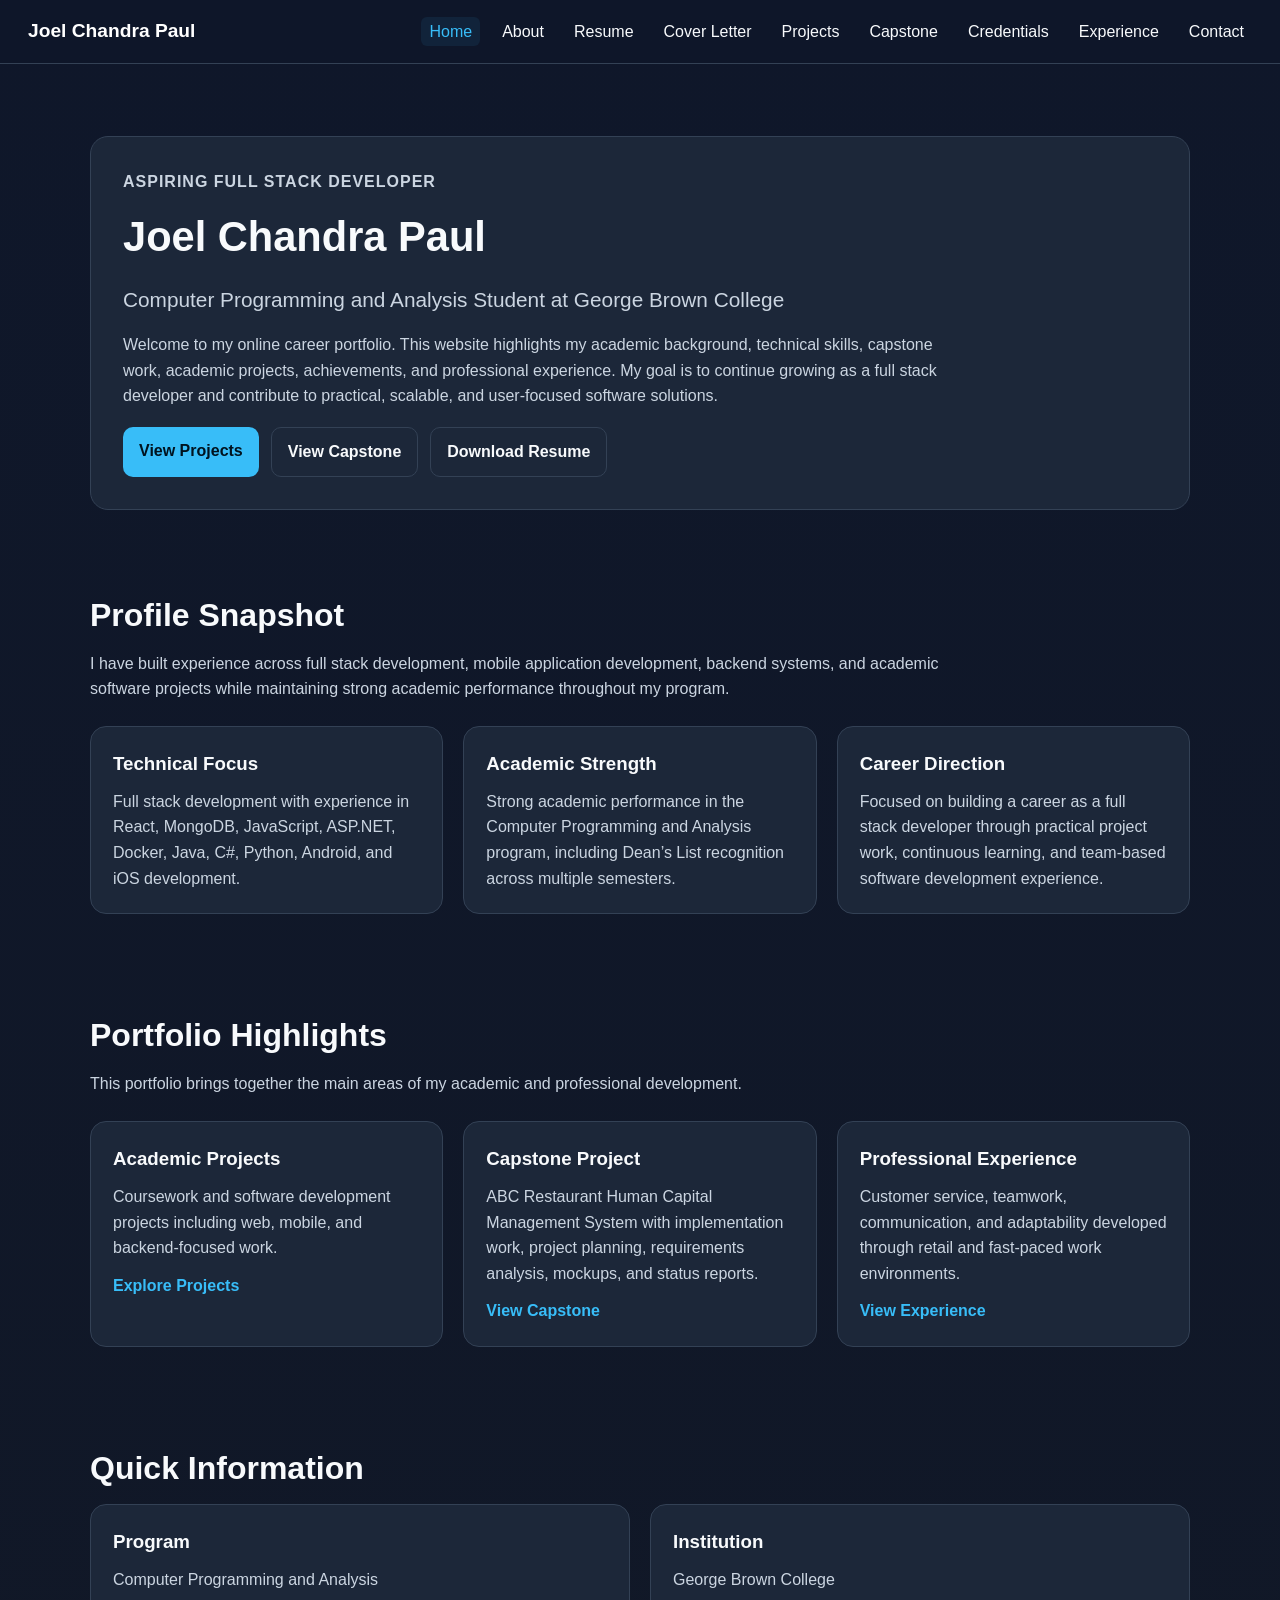
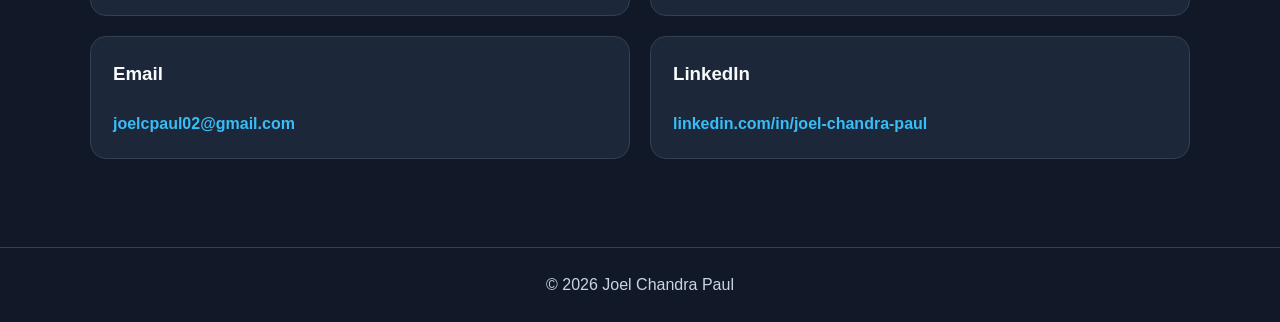
<file: index.html>
<!DOCTYPE html>
<html lang="en">
<head>
    <meta charset="UTF-8">
    <meta name="viewport" content="width=device-width, initial-scale=1.0">
    <title>Joel Chandra Paul | Portfolio</title>
    <link rel="stylesheet" href="css/style.css">
</head>
<body>
    <nav>
        <div class="logo">Joel Chandra Paul</div>
        <ul>
            <li><a href="index.html" class="active">Home</a></li>
            <li><a href="about.html">About</a></li>
            <li><a href="resume.html">Resume</a></li>
            <li><a href="coverletter.html">Cover Letter</a></li>
            <li><a href="projects.html">Projects</a></li>
            <li><a href="capstone.html">Capstone</a></li>
            <li><a href="credentials.html">Credentials</a></li>
            <li><a href="experience.html">Experience</a></li>
            <li><a href="contact.html">Contact</a></li>
        </ul>
    </nav>

    <main class="container">
        <section class="hero">
            <div class="hero-box">
                <p class="hero-tag">Aspiring Full Stack Developer</p>
                <h1>Joel Chandra Paul</h1>
                <h2>Computer Programming and Analysis Student at George Brown College</h2>
                <p class="hero-description">
                    Welcome to my online career portfolio. This website highlights my academic background,
                    technical skills, capstone work, academic projects, achievements, and professional experience.
                    My goal is to continue growing as a full stack developer and contribute to practical,
                    scalable, and user-focused software solutions.
                </p>

                <div class="btn-group">
                    <a class="btn" href="projects.html">View Projects</a>
                    <a class="btn btn-outline" href="capstone.html">View Capstone</a>
                    <a class="btn btn-outline" href="assets/docs/joel_chandra_paul.pdf" download>Download Resume</a>
                </div>
            </div>
        </section>

        <section class="section">
            <h2 class="section-title">Profile Snapshot</h2>
            <p class="section-subtitle">
                I have built experience across full stack development, mobile application development,
                backend systems, and academic software projects while maintaining strong academic performance
                throughout my program.
            </p>

            <div class="grid-3">
                <div class="card">
                    <h3>Technical Focus</h3>
                    <p>
                        Full stack development with experience in React, MongoDB, JavaScript,
                        ASP.NET, Docker, Java, C#, Python, Android, and iOS development.
                    </p>
                </div>

                <div class="card">
                    <h3>Academic Strength</h3>
                    <p>
                        Strong academic performance in the Computer Programming and Analysis program,
                        including Dean’s List recognition across multiple semesters.
                    </p>
                </div>

                <div class="card">
                    <h3>Career Direction</h3>
                    <p>
                        Focused on building a career as a full stack developer through practical project work,
                        continuous learning, and team-based software development experience.
                    </p>
                </div>
            </div>
        </section>

        <section class="section">
            <h2 class="section-title">Portfolio Highlights</h2>
            <p class="section-subtitle">
                This portfolio brings together the main areas of my academic and professional development.
            </p>

            <div class="grid-3">
                <div class="card">
                    <h3>Academic Projects</h3>
                    <p>
                        Coursework and software development projects including web, mobile, and backend-focused work.
                    </p>
                    <a href="projects.html">Explore Projects</a>
                </div>

                <div class="card">
                    <h3>Capstone Project</h3>
                    <p>
                        ABC Restaurant Human Capital Management System with implementation work,
                        project planning, requirements analysis, mockups, and status reports.
                    </p>
                    <a href="capstone.html">View Capstone</a>
                </div>

                <div class="card">
                    <h3>Professional Experience</h3>
                    <p>
                        Customer service, teamwork, communication, and adaptability developed through
                        retail and fast-paced work environments.
                    </p>
                    <a href="experience.html">View Experience</a>
                </div>
            </div>
        </section>

        <section class="section">
            <h2 class="section-title">Quick Information</h2>
            <div class="grid-2">
                <div class="card">
                    <h3>Program</h3>
                    <p>Computer Programming and Analysis</p>
                </div>

                <div class="card">
                    <h3>Institution</h3>
                    <p>George Brown College</p>
                </div>

                <div class="card">
                    <h3>Email</h3>
                    <p><a href="mailto:joelcpaul02@gmail.com">joelcpaul02@gmail.com</a></p>
                </div>

                <div class="card">
                    <h3>LinkedIn</h3>
                    <p><a href="https://www.linkedin.com/in/joel-chandra-paul">linkedin.com/in/joel-chandra-paul</a></p>
                </div>
            </div>
        </section>
    </main>

    <footer class="footer">
        <p>© 2026 Joel Chandra Paul</p>
    </footer>

    <script src="js/script.js"></script>
</body>
</html>
</file>
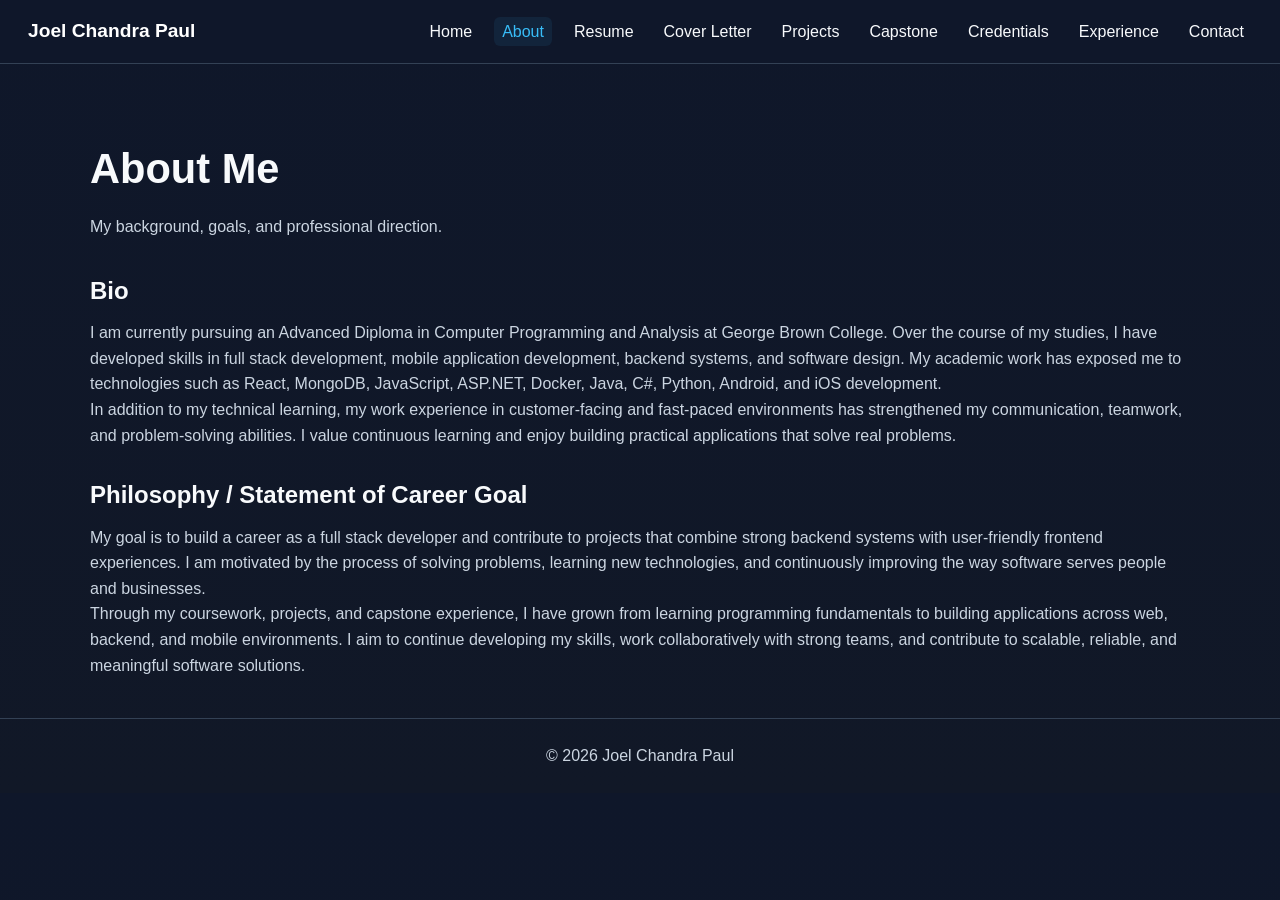
<file: about.html>
<!DOCTYPE html>
<html lang="en">
<head>
    <meta charset="UTF-8">
    <meta name="viewport" content="width=device-width, initial-scale=1.0">
    <title>About | Joel Chandra Paul</title>
    <link rel="stylesheet" href="css/style.css">
</head>
<body>
    <nav>
        <div class="logo">Joel Chandra Paul</div>
        <ul>
            <li><a href="index.html">Home</a></li>
            <li><a href="about.html" class="active">About</a></li>
            <li><a href="resume.html">Resume</a></li>
            <li><a href="coverletter.html">Cover Letter</a></li>
            <li><a href="projects.html">Projects</a></li>
            <li><a href="capstone.html">Capstone</a></li>
            <li><a href="credentials.html">Credentials</a></li>
            <li><a href="experience.html">Experience</a></li>
            <li><a href="contact.html">Contact</a></li>
        </ul>
    </nav>

    <main class="container">
        <section class="page-header">
            <h1>About Me</h1>
            <p>My background, goals, and professional direction.</p>
        </section>

        <section class="content-block">
            <h2>Bio</h2>
            <p>
                I am currently pursuing an Advanced Diploma in Computer Programming and Analysis at George Brown College.
                Over the course of my studies, I have developed skills in full stack development, mobile application
                development, backend systems, and software design. My academic work has exposed me to technologies such as
                React, MongoDB, JavaScript, ASP.NET, Docker, Java, C#, Python, Android, and iOS development.
            </p>
            <p>
                In addition to my technical learning, my work experience in customer-facing and fast-paced environments
                has strengthened my communication, teamwork, and problem-solving abilities. I value continuous learning
                and enjoy building practical applications that solve real problems.
            </p>
        </section>

        <section class="content-block">
            <h2>Philosophy / Statement of Career Goal</h2>
            <p>
                My goal is to build a career as a full stack developer and contribute to projects that combine strong
                backend systems with user-friendly frontend experiences. I am motivated by the process of solving problems,
                learning new technologies, and continuously improving the way software serves people and businesses.
            </p>
            <p>
                Through my coursework, projects, and capstone experience, I have grown from learning programming fundamentals
                to building applications across web, backend, and mobile environments. I aim to continue developing my skills,
                work collaboratively with strong teams, and contribute to scalable, reliable, and meaningful software solutions.
            </p>
        </section>
    </main>

    <footer class="footer">
        <p>© 2026 Joel Chandra Paul</p>
    </footer>
</body>
</html>
</file>
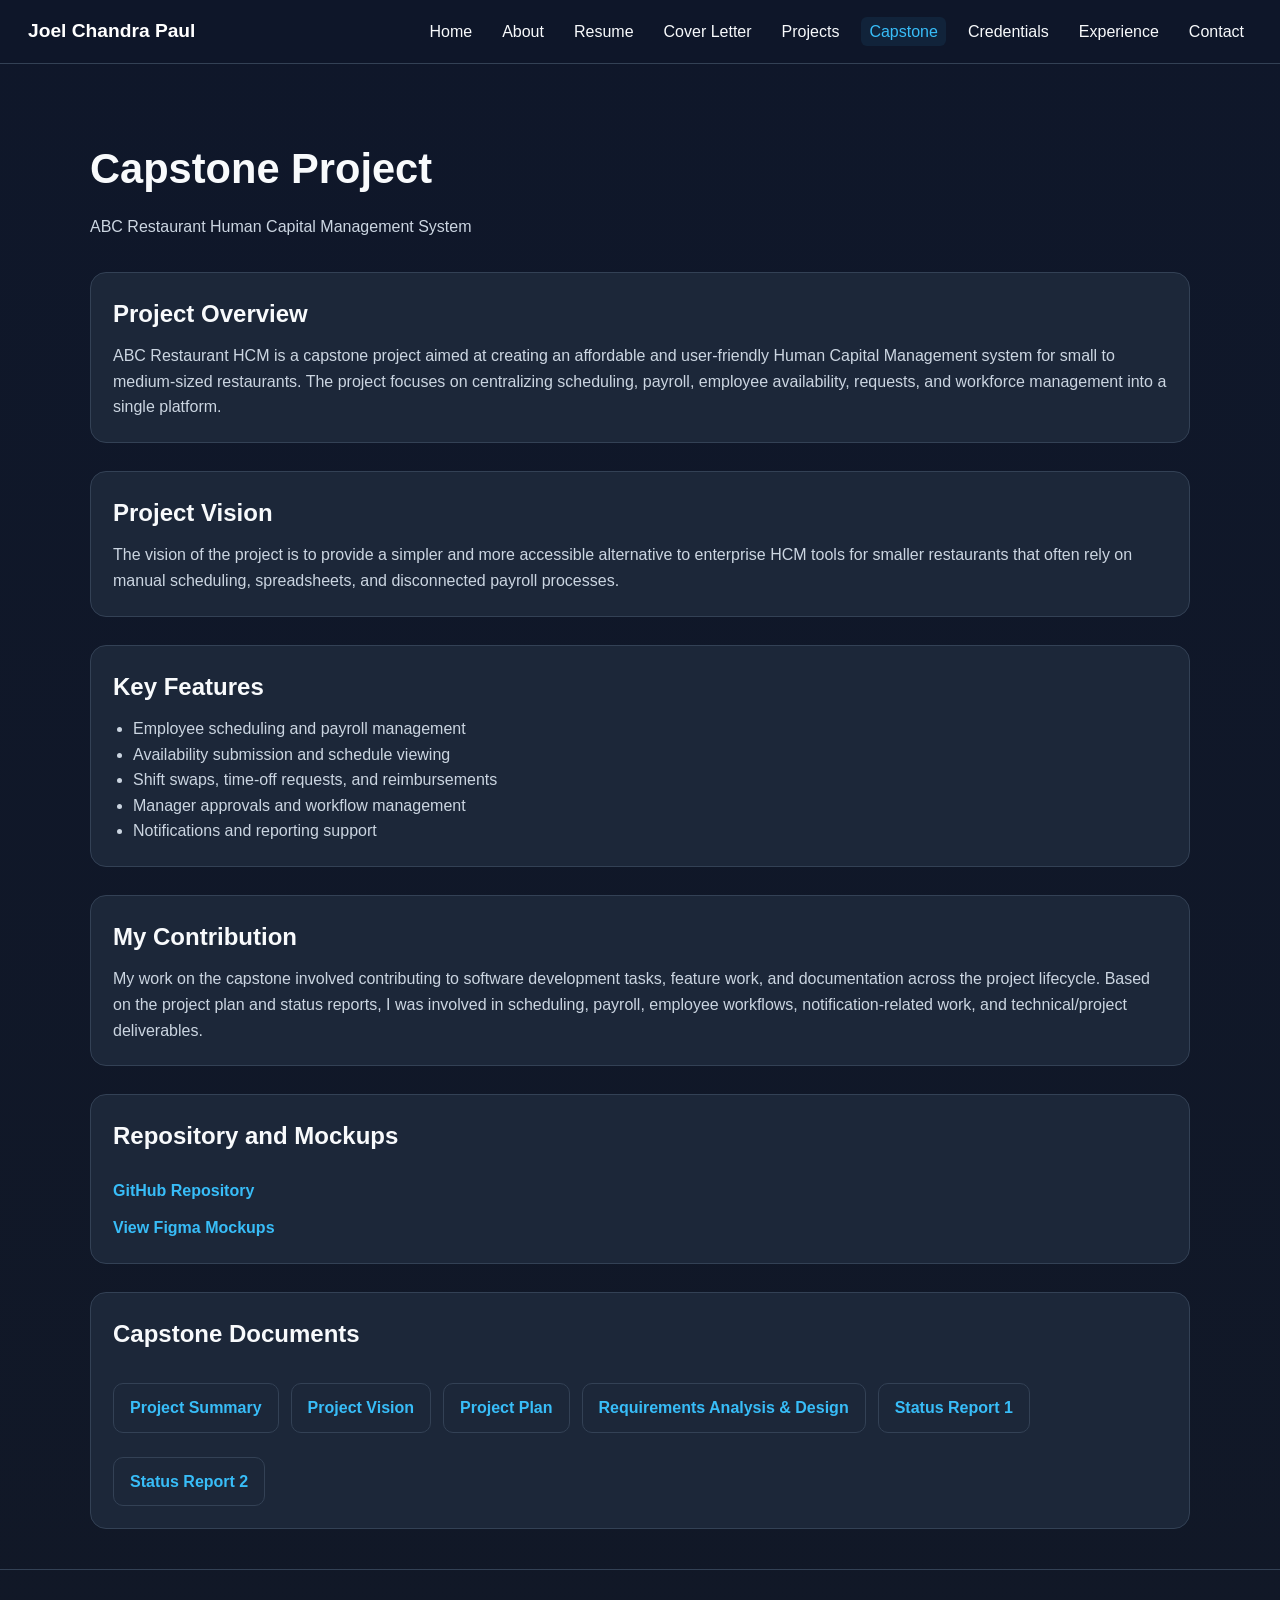
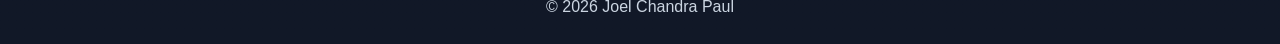
<file: capstone.html>
<!DOCTYPE html>
<html lang="en">
<head>
    <meta charset="UTF-8">
    <meta name="viewport" content="width=device-width, initial-scale=1.0">
    <title>Capstone | Joel Chandra Paul</title>
    <link rel="stylesheet" href="css/style.css">
</head>
<body>
    <nav>
        <div class="logo">Joel Chandra Paul</div>
        <ul>
            <li><a href="index.html">Home</a></li>
            <li><a href="about.html">About</a></li>
            <li><a href="resume.html">Resume</a></li>
            <li><a href="coverletter.html">Cover Letter</a></li>
            <li><a href="projects.html">Projects</a></li>
            <li><a href="capstone.html" class="active">Capstone</a></li>
            <li><a href="credentials.html">Credentials</a></li>
            <li><a href="experience.html">Experience</a></li>
            <li><a href="contact.html">Contact</a></li>
        </ul>
    </nav>

    <main class="container">
        <section class="page-header">
            <h1>Capstone Project</h1>
            <p>ABC Restaurant Human Capital Management System</p>
        </section>

        <section class="content-block card">
            <h2>Project Overview</h2>
            <p>
                ABC Restaurant HCM is a capstone project aimed at creating an affordable and user-friendly Human
                Capital Management system for small to medium-sized restaurants. The project focuses on centralizing
                scheduling, payroll, employee availability, requests, and workforce management into a single platform.
            </p>
        </section>

        <section class="content-block card">
            <h2>Project Vision</h2>
            <p>
                The vision of the project is to provide a simpler and more accessible alternative to enterprise HCM
                tools for smaller restaurants that often rely on manual scheduling, spreadsheets, and disconnected
                payroll processes.
            </p>
        </section>

        <section class="content-block card">
            <h2>Key Features</h2>
            <ul>
                <li>Employee scheduling and payroll management</li>
                <li>Availability submission and schedule viewing</li>
                <li>Shift swaps, time-off requests, and reimbursements</li>
                <li>Manager approvals and workflow management</li>
                <li>Notifications and reporting support</li>
            </ul>
        </section>

        <section class="content-block card">
            <h2>My Contribution</h2>
            <p>
                My work on the capstone involved contributing to software development tasks, feature work, and
                documentation across the project lifecycle. Based on the project plan and status reports, I was
                involved in scheduling, payroll, employee workflows, notification-related work, and technical/project deliverables.
            </p>
        </section>

        <section class="content-block card">
            <h2>Repository and Mockups</h2>
            <p><a href="https://github.com/charlielangmuir/ABC_Restaurant_HCM_Frontend" target="_blank">GitHub Repository</a></p>
            <p><a href="https://www.figma.com/design/8QBRYz2DNJ0pNMu60SldHp/F25_T34_MockUp?node-id=0-1&p=f" target="_blank">View Figma Mockups</a></p>
        </section>

        <section class="content-block card">
            <h2>Capstone Documents</h2>
            <div class="document-links">
                <a href="assets/docs/F25_T34_ProjectSummary.pdf" >Project Summary</a>
                <a href="assets/docs/F25_T34_Project Vision.pdf" >Project Vision</a>
                <a href="assets/docs/COMP3059-F25-Project Plan.pdf" >Project Plan</a>
                <a href="assets/docs/COMP3059-F25-T34-Requirements Analysis and Design.pdf" >Requirements Analysis & Design</a>
                <a href="assets/docs/W26_T34_ProjectReport1.pdf" >Status Report 1</a>
                <a href="assets/docs/W26_T34_ProjectReport2.pdf" >Status Report 2</a>
            </div>
        </section>
    </main>

    <footer class="footer">
        <p>© 2026 Joel Chandra Paul</p>
    </footer>
</body>
</html>
</file>
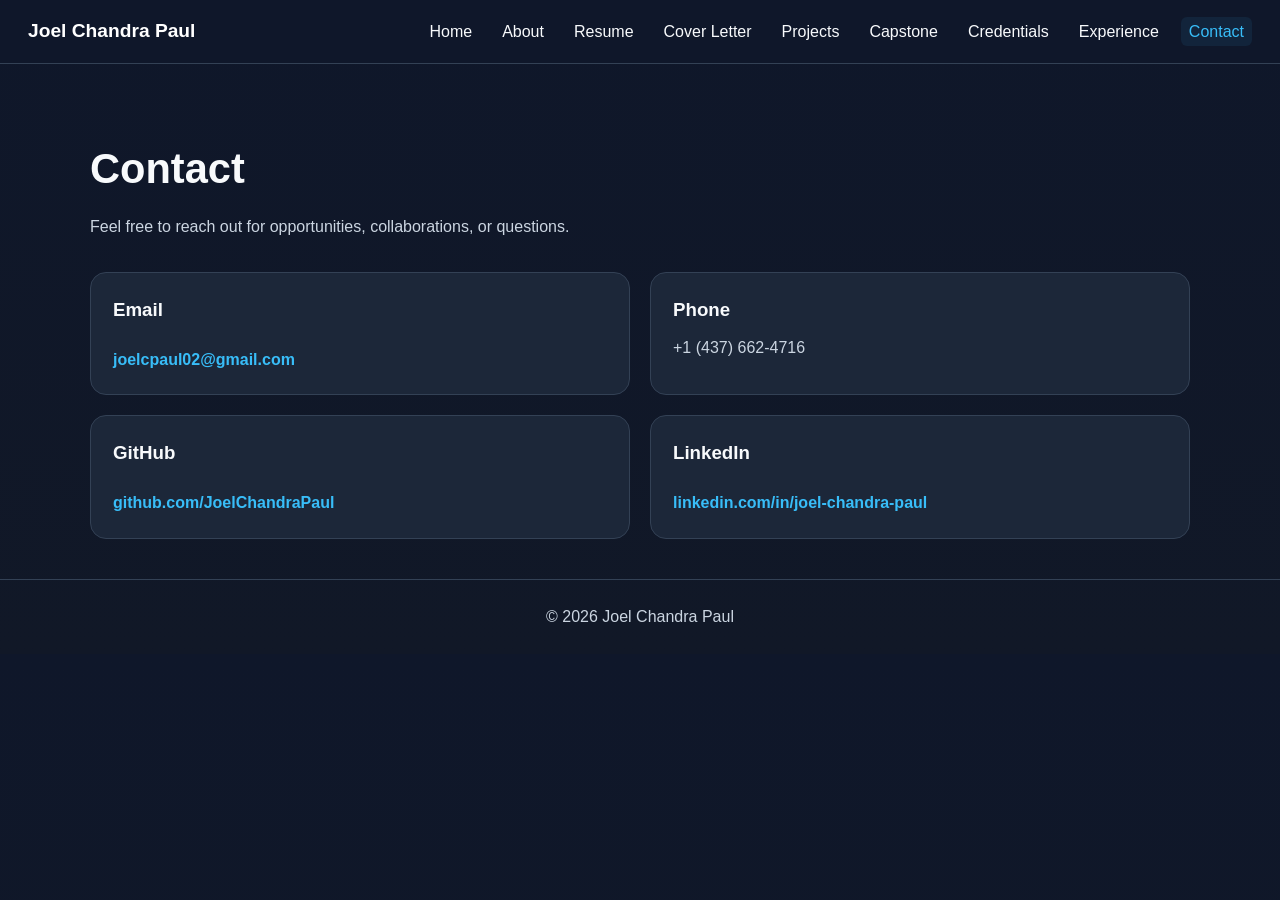
<file: contact.html>
<!DOCTYPE html>
<html lang="en">
<head>
    <meta charset="UTF-8">
    <meta name="viewport" content="width=device-width, initial-scale=1.0">
    <title>Contact | Joel Chandra Paul</title>
    <link rel="stylesheet" href="css/style.css">
</head>
<body>
    <nav>
        <div class="logo">Joel Chandra Paul</div>
        <ul>
            <li><a href="index.html">Home</a></li>
            <li><a href="about.html">About</a></li>
            <li><a href="resume.html">Resume</a></li>
            <li><a href="coverletter.html">Cover Letter</a></li>
            <li><a href="projects.html">Projects</a></li>
            <li><a href="capstone.html">Capstone</a></li>
            <li><a href="credentials.html">Credentials</a></li>
            <li><a href="experience.html">Experience</a></li>
            <li><a href="contact.html" class="active">Contact</a></li>
        </ul>
    </nav>

    <main class="container">
        <section class="page-header">
            <h1>Contact</h1>
            <p>Feel free to reach out for opportunities, collaborations, or questions.</p>
        </section>

        <section class="grid-2">
            <div class="card">
                <h3>Email</h3>
                <p><a href="https://mail.google.com/mail/?view=cm&fs=1&to=joelcpaul02@gmail.com" target="_blank">joelcpaul02@gmail.com</a></p>
            </div>
            <div class="card">
                <h3>Phone</h3>
                <p>+1 (437) 662-4716</p>
            </div>
            <div class="card">
                <h3>GitHub</h3>
                <p><a href="https://github.com/JoelChandraPaul" >github.com/JoelChandraPaul</a></p>
            </div>
            <div class="card">
                <h3>LinkedIn</h3>
                <p><a href="https://www.linkedin.com/in/joel-chandra-paul/" >linkedin.com/in/joel-chandra-paul</a></p>
            </div>
        </section>
    </main>

    <footer class="footer">
        <p>© 2026 Joel Chandra Paul</p>
    </footer>
</body>
</html>
</file>
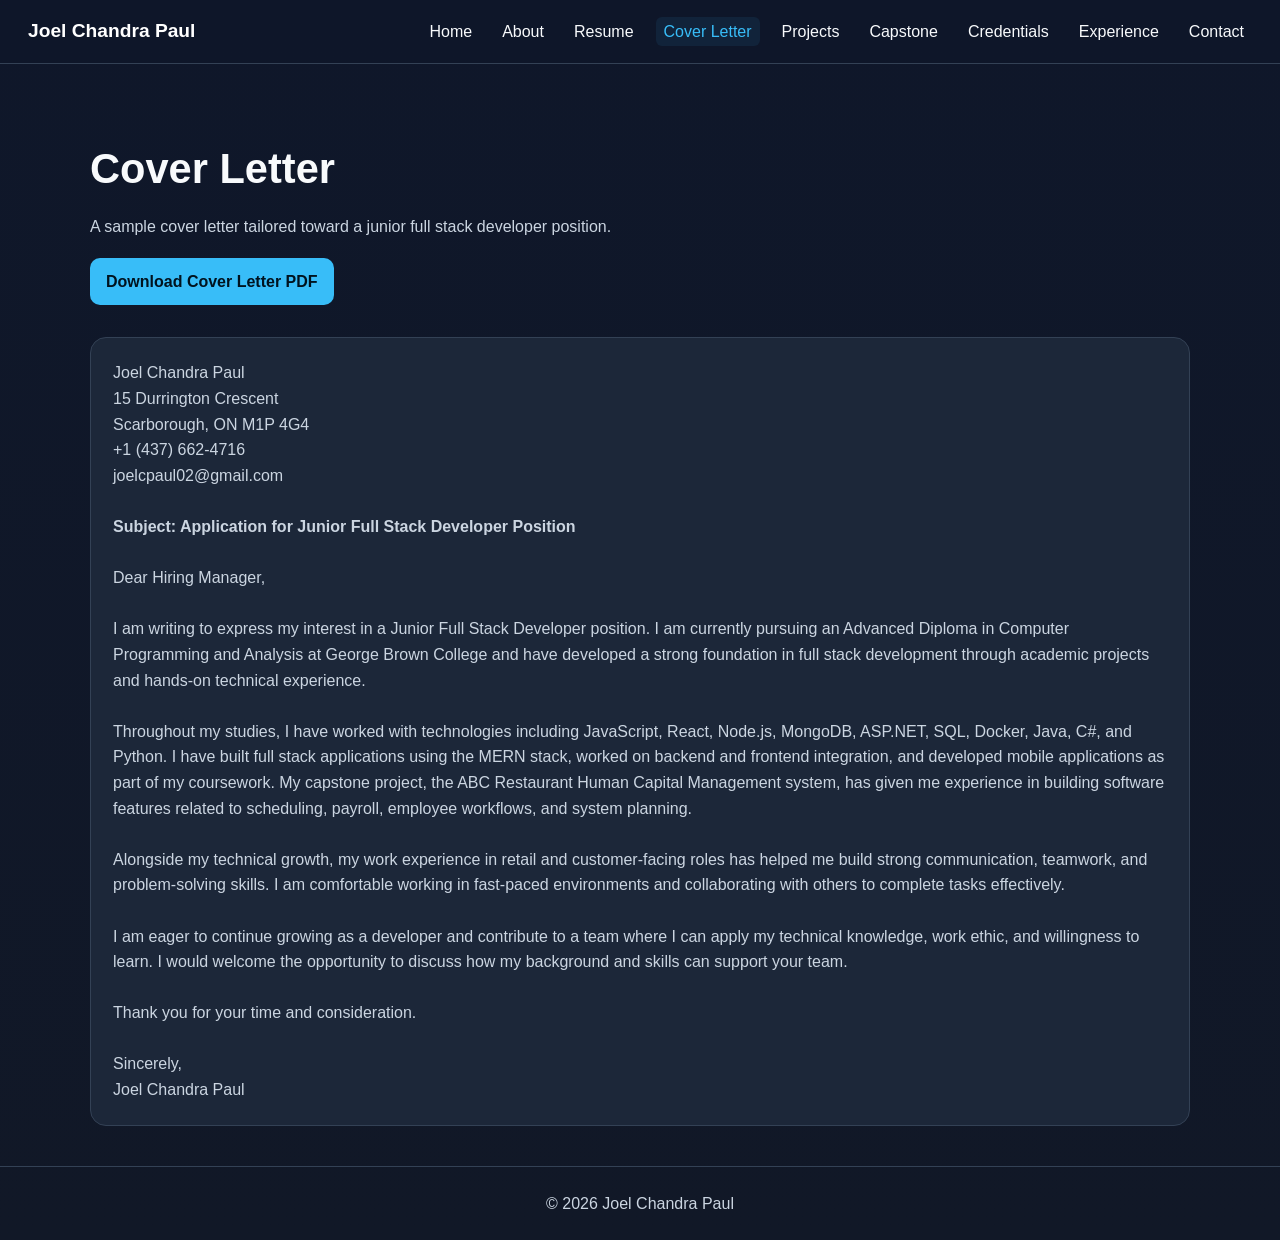
<file: coverletter.html>
<!DOCTYPE html>
<html lang="en">
<head>
    <meta charset="UTF-8">
    <meta name="viewport" content="width=device-width, initial-scale=1.0">
    <title>Cover Letter | Joel Chandra Paul</title>
    <link rel="stylesheet" href="css/style.css">
</head>
<body>
    <nav>
        <div class="logo">Joel Chandra Paul</div>
        <ul>
            <li><a href="index.html">Home</a></li>
            <li><a href="about.html">About</a></li>
            <li><a href="resume.html">Resume</a></li>
            <li><a href="coverletter.html" class="active">Cover Letter</a></li>
            <li><a href="projects.html">Projects</a></li>
            <li><a href="capstone.html">Capstone</a></li>
            <li><a href="credentials.html">Credentials</a></li>
            <li><a href="experience.html">Experience</a></li>
            <li><a href="contact.html">Contact</a></li>
        </ul>
    </nav>

    <main class="container">
        <section class="page-header">
            <h1>Cover Letter</h1>
            <p>A sample cover letter tailored toward a junior full stack developer position.</p>
            <div class="btn-group">
                <a class="btn" href="assets/docs/Joel_Chandra_Paul_Cover_Letter.pdf" download>Download Cover Letter PDF</a>
            </div>
        </section>

        <section class="card">
            <p>Joel Chandra Paul<br>
            15 Durrington Crescent<br>
            Scarborough, ON M1P 4G4<br>
            +1 (437) 662-4716<br>
            joelcpaul02@gmail.com</p>

            <br>

            <p><strong>Subject: Application for Junior Full Stack Developer Position</strong></p>

            <br>

            <p>Dear Hiring Manager,</p>

            <br>

            <p>
                I am writing to express my interest in a Junior Full Stack Developer position. I am currently
                pursuing an Advanced Diploma in Computer Programming and Analysis at George Brown College and
                have developed a strong foundation in full stack development through academic projects and
                hands-on technical experience.
            </p>

            <br>

            <p>
                Throughout my studies, I have worked with technologies including JavaScript, React, Node.js,
                MongoDB, ASP.NET, SQL, Docker, Java, C#, and Python. I have built full stack applications using
                the MERN stack, worked on backend and frontend integration, and developed mobile applications as
                part of my coursework. My capstone project, the ABC Restaurant Human Capital Management system,
                has given me experience in building software features related to scheduling, payroll, employee
                workflows, and system planning.
            </p>

            <br>

            <p>
                Alongside my technical growth, my work experience in retail and customer-facing roles has helped
                me build strong communication, teamwork, and problem-solving skills. I am comfortable working in
                fast-paced environments and collaborating with others to complete tasks effectively.
            </p>

            <br>

            <p>
                I am eager to continue growing as a developer and contribute to a team where I can apply my
                technical knowledge, work ethic, and willingness to learn. I would welcome the opportunity to
                discuss how my background and skills can support your team.
            </p>

            <br>

            <p>Thank you for your time and consideration.</p>

            <br>

            <p>Sincerely,<br>Joel Chandra Paul</p>
        </section>
    </main>

    <footer class="footer">
        <p>© 2026 Joel Chandra Paul</p>
    </footer>
</body>
</html>
</file>
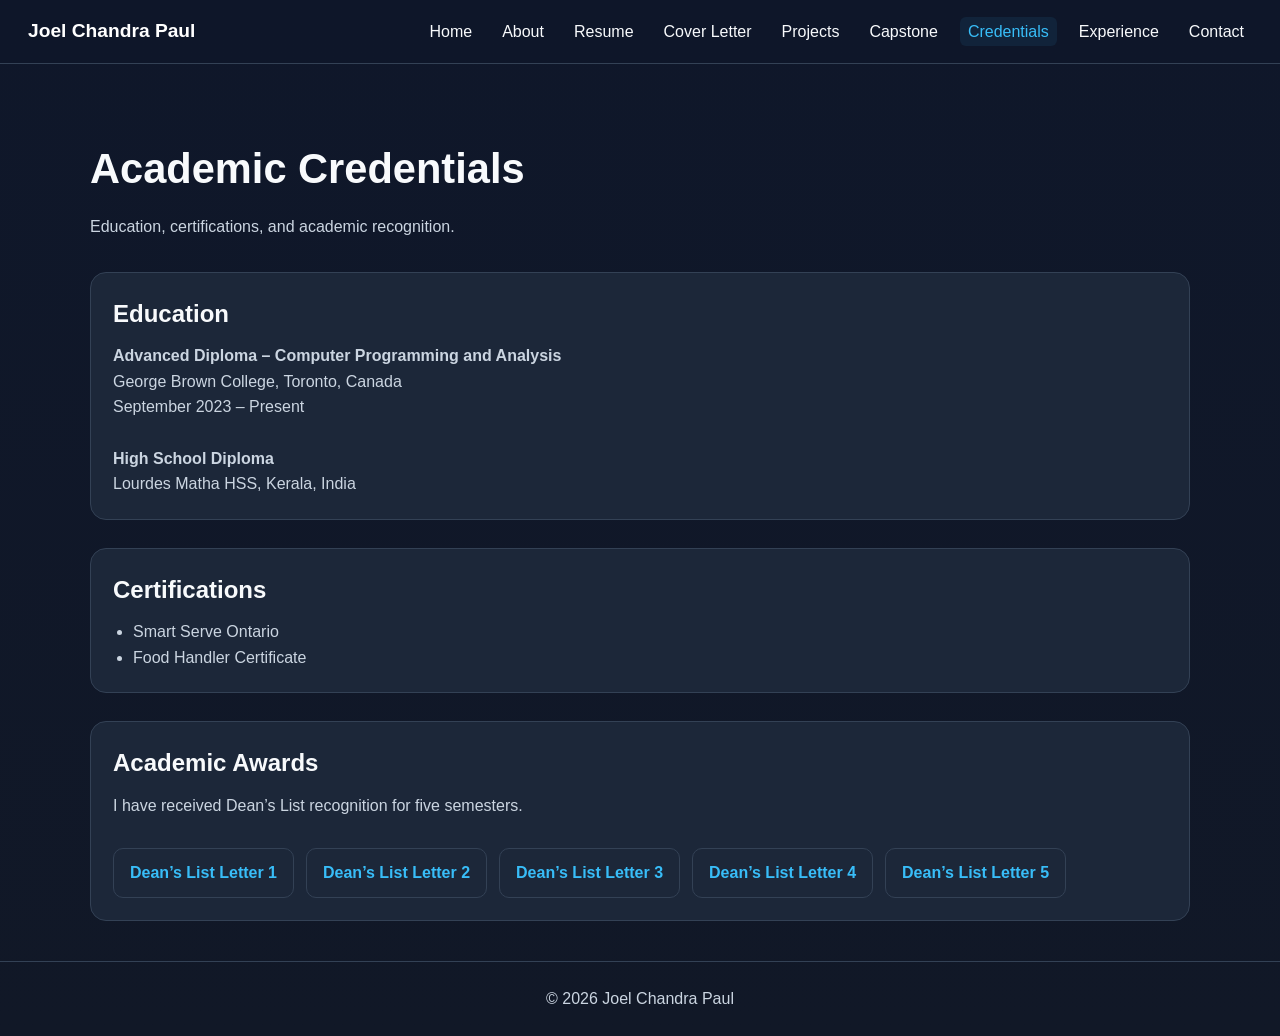
<file: credentials.html>
<!DOCTYPE html>
<html lang="en">
<head>
    <meta charset="UTF-8">
    <meta name="viewport" content="width=device-width, initial-scale=1.0">
    <title>Credentials | Joel Chandra Paul</title>
    <link rel="stylesheet" href="css/style.css">
</head>
<body>
    <nav>
        <div class="logo">Joel Chandra Paul</div>
        <ul>
            <li><a href="index.html">Home</a></li>
            <li><a href="about.html">About</a></li>
            <li><a href="resume.html">Resume</a></li>
            <li><a href="coverletter.html">Cover Letter</a></li>
            <li><a href="projects.html">Projects</a></li>
            <li><a href="capstone.html">Capstone</a></li>
            <li><a href="credentials.html" class="active">Credentials</a></li>
            <li><a href="experience.html">Experience</a></li>
            <li><a href="contact.html">Contact</a></li>
        </ul>
    </nav>

    <main class="container">
        <section class="page-header">
            <h1>Academic Credentials</h1>
            <p>Education, certifications, and academic recognition.</p>
        </section>

        <section class="content-block card">
            <h2>Education</h2>
            <p><strong>Advanced Diploma – Computer Programming and Analysis</strong><br>George Brown College, Toronto, Canada<br>September 2023 – Present</p>
            <br>
            <p><strong>High School Diploma</strong><br>Lourdes Matha HSS, Kerala, India</p>
        </section>

        <section class="content-block card">
            <h2>Certifications</h2>
            <ul>
                <li>Smart Serve Ontario</li>
                <li>Food Handler Certificate</li>
            </ul>
        </section>

        <section class="content-block card">
            <h2>Academic Awards</h2>
            <p>I have received Dean’s List recognition for five semesters.</p>
            <div class="document-links">
                <a href="assets/docs/Dean_letter_1_101512597.pdf" >Dean’s List Letter 1</a>
                <a href="assets/docs/Dean_letter_2_101512597.pdf" >Dean’s List Letter 2</a>
                <a href="assets/docs/Dean_letter_3_101512597.pdf" >Dean’s List Letter 3</a>
                <a href="assets/docs/Dean_letter_4_101512597.pdf" >Dean’s List Letter 4</a>
                <a href="assets/docs/Dean_letter_5_101512597.pdf" >Dean’s List Letter 5</a>
            </div>
        </section>
    </main>

    <footer class="footer">
        <p>© 2026 Joel Chandra Paul</p>
    </footer>
</body>
</html>
</file>
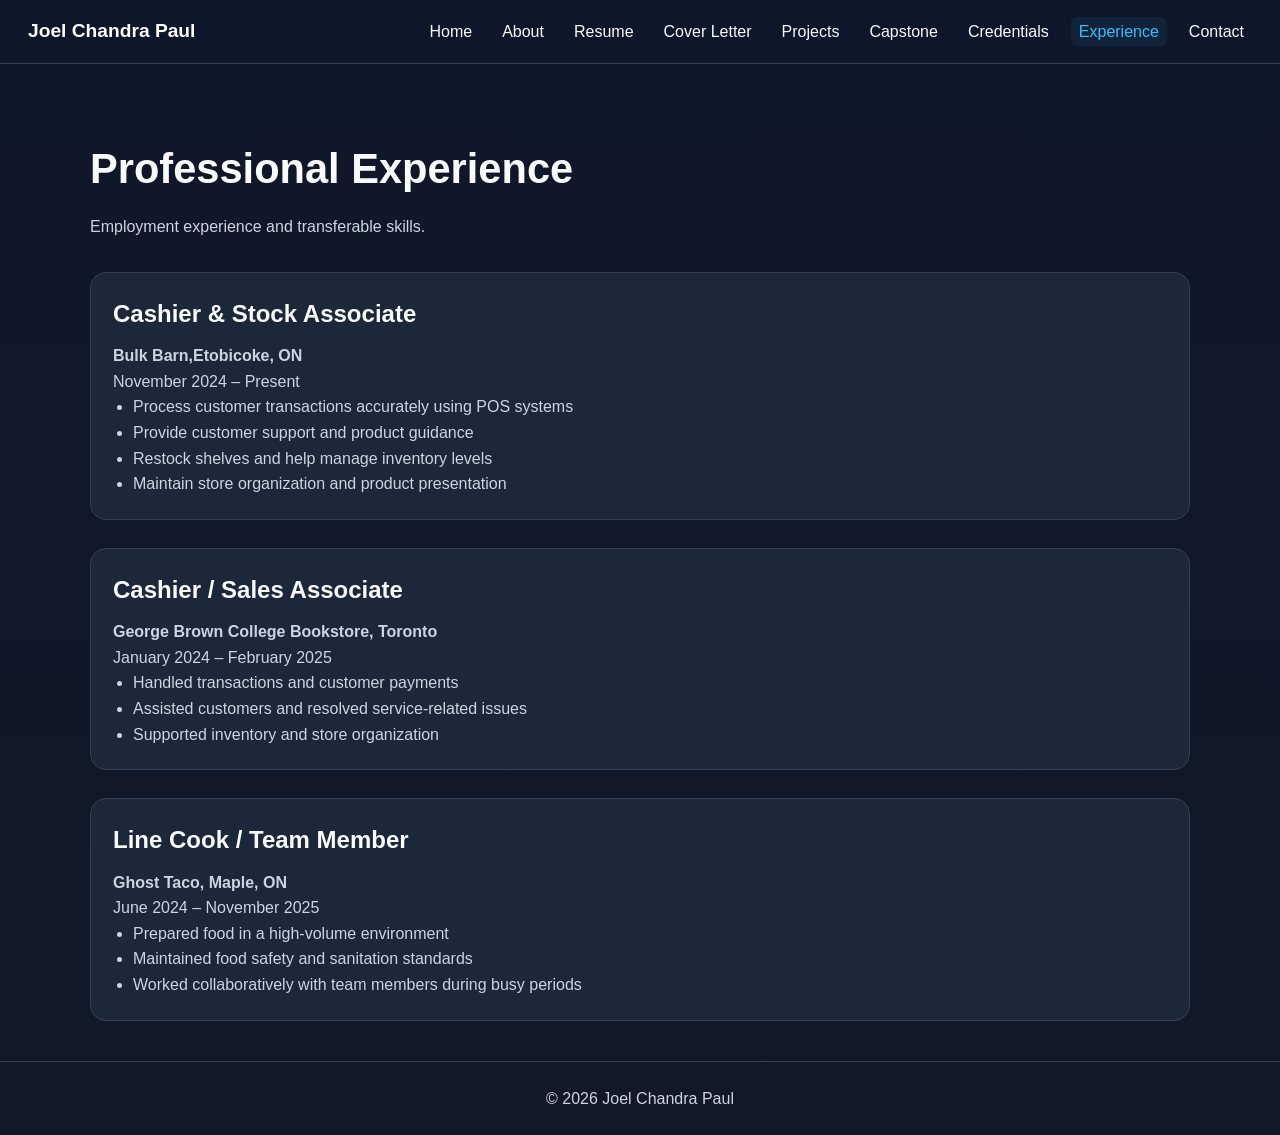
<file: experience.html>
<!DOCTYPE html>
<html lang="en">
<head>
    <meta charset="UTF-8">
    <meta name="viewport" content="width=device-width, initial-scale=1.0">
    <title>Experience | Joel Chandra Paul</title>
    <link rel="stylesheet" href="css/style.css">
</head>
<body>
    <nav>
        <div class="logo">Joel Chandra Paul</div>
        <ul>
            <li><a href="index.html">Home</a></li>
            <li><a href="about.html">About</a></li>
            <li><a href="resume.html">Resume</a></li>
            <li><a href="coverletter.html">Cover Letter</a></li>
            <li><a href="projects.html">Projects</a></li>
            <li><a href="capstone.html">Capstone</a></li>
            <li><a href="credentials.html">Credentials</a></li>
            <li><a href="experience.html" class="active">Experience</a></li>
            <li><a href="contact.html">Contact</a></li>
        </ul>
    </nav>

    <main class="container">
        <section class="page-header">
            <h1>Professional Experience</h1>
            <p>Employment experience and transferable skills.</p>
        </section>

        <section class="content-block card">
            <h2>Cashier & Stock Associate</h2>
            <p><strong>Bulk Barn,Etobicoke, ON</strong><br>November 2024 – Present</p>
            <ul>
                <li>Process customer transactions accurately using POS systems</li>
                <li>Provide customer support and product guidance</li>
                <li>Restock shelves and help manage inventory levels</li>
                <li>Maintain store organization and product presentation</li>
            </ul>
        </section>

        <section class="content-block card">
            <h2>Cashier / Sales Associate</h2>
            <p><strong>George Brown College Bookstore, Toronto</strong><br>January 2024 – February 2025</p>
            <ul>
                <li>Handled transactions and customer payments</li>
                <li>Assisted customers and resolved service-related issues</li>
                <li>Supported inventory and store organization</li>
            </ul>
        </section>

        <section class="content-block card">
            <h2>Line Cook / Team Member</h2>
            <p><strong>Ghost Taco, Maple, ON</strong><br>June 2024 – November 2025</p>
            <ul>
                <li>Prepared food in a high-volume environment</li>
                <li>Maintained food safety and sanitation standards</li>
                <li>Worked collaboratively with team members during busy periods</li>
            </ul>
        </section>
    </main>

    <footer class="footer">
        <p>© 2026 Joel Chandra Paul</p>
    </footer>
</body>
</html>
</file>
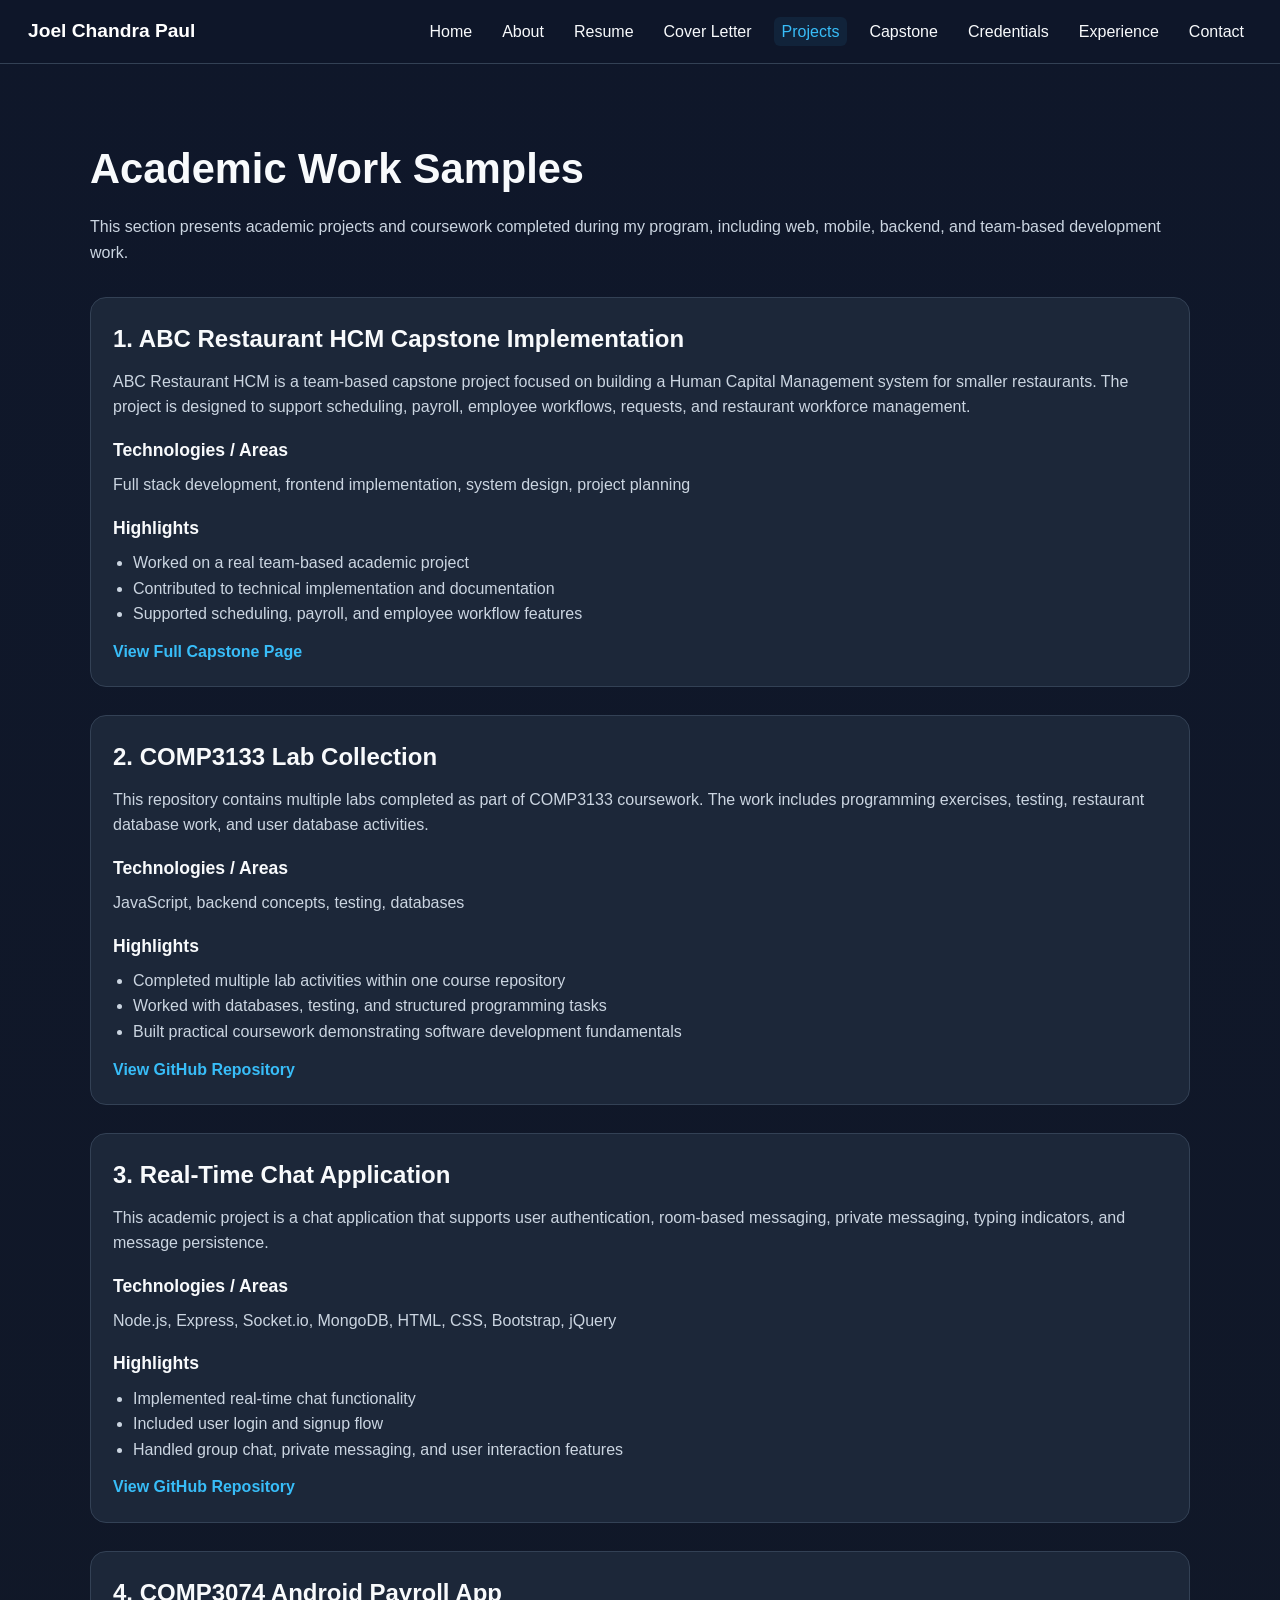
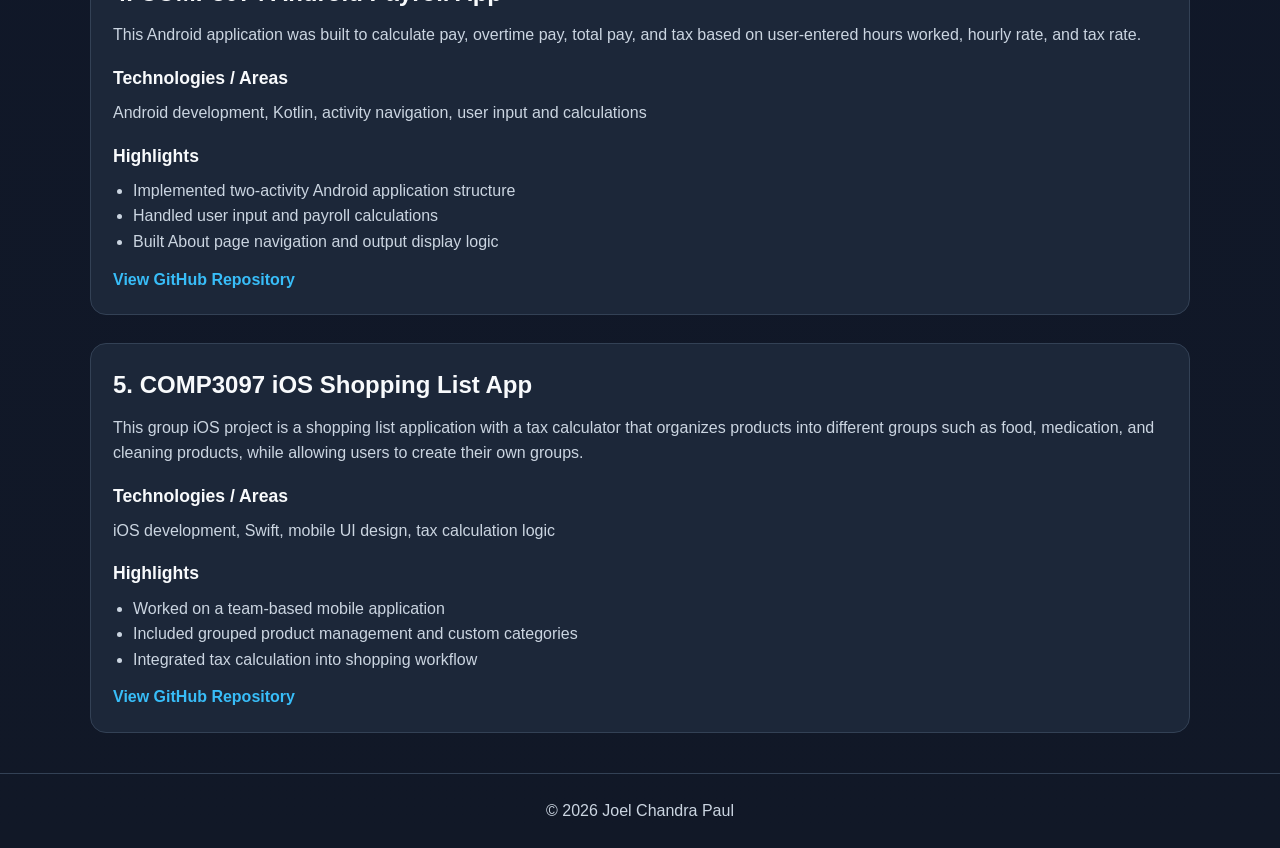
<file: projects.html>
<!DOCTYPE html>
<html lang="en">
<head>
    <meta charset="UTF-8">
    <meta name="viewport" content="width=device-width, initial-scale=1.0">
    <title>Projects | Joel Chandra Paul</title>
    <link rel="stylesheet" href="css/style.css">
</head>
<body>
    <nav>
        <div class="logo">Joel Chandra Paul</div>
        <ul>
            <li><a href="index.html">Home</a></li>
            <li><a href="about.html">About</a></li>
            <li><a href="resume.html">Resume</a></li>
            <li><a href="coverletter.html">Cover Letter</a></li>
            <li><a href="projects.html" class="active">Projects</a></li>
            <li><a href="capstone.html">Capstone</a></li>
            <li><a href="credentials.html">Credentials</a></li>
            <li><a href="experience.html">Experience</a></li>
            <li><a href="contact.html">Contact</a></li>
        </ul>
    </nav>

    <main class="container">
        <section class="page-header">
            <h1>Academic Work Samples</h1>
            <p>
                This section presents academic projects and coursework completed during my program,
                including web, mobile, backend, and team-based development work.
            </p>
        </section>

        <section class="content-block card">
            <h2>1. ABC Restaurant HCM Capstone Implementation</h2>
            <p>
                ABC Restaurant HCM is a team-based capstone project focused on building a Human Capital Management
                system for smaller restaurants. The project is designed to support scheduling, payroll, employee
                workflows, requests, and restaurant workforce management.
            </p>
            <h3>Technologies / Areas</h3>
            <p>Full stack development, frontend implementation, system design, project planning</p>
            <h3>Highlights</h3>
            <ul>
                <li>Worked on a real team-based academic project</li>
                <li>Contributed to technical implementation and documentation</li>
                <li>Supported scheduling, payroll, and employee workflow features</li>
            </ul>
            <p><a href="capstone.html">View Full Capstone Page</a></p>
        </section>

        <section class="content-block card">
            <h2>2. COMP3133 Lab Collection</h2>
            <p>
                This repository contains multiple labs completed as part of COMP3133 coursework. The work includes
                programming exercises, testing, restaurant database work, and user database activities.
            </p>
            <h3>Technologies / Areas</h3>
            <p>JavaScript, backend concepts, testing, databases</p>
            <h3>Highlights</h3>
            <ul>
                <li>Completed multiple lab activities within one course repository</li>
                <li>Worked with databases, testing, and structured programming tasks</li>
                <li>Built practical coursework demonstrating software development fundamentals</li>
            </ul>
            <p><a href="https://github.com/JoelChandraPaul/Comp3133" target="_blank">View GitHub Repository</a></p>
        </section>

        <section class="content-block card">
            <h2>3. Real-Time Chat Application</h2>
            <p>
                This academic project is a chat application that supports user authentication, room-based messaging,
                private messaging, typing indicators, and message persistence.
            </p>
            <h3>Technologies / Areas</h3>
            <p>Node.js, Express, Socket.io, MongoDB, HTML, CSS, Bootstrap, jQuery</p>
            <h3>Highlights</h3>
            <ul>
                <li>Implemented real-time chat functionality</li>
                <li>Included user login and signup flow</li>
                <li>Handled group chat, private messaging, and user interaction features</li>
            </ul>
            <p><a href="https://github.com/JoelChandraPaul/101512597_lab_test1_chat_app" target="_blank">View GitHub Repository</a></p>
        </section>

        <section class="content-block card">
            <h2>4. COMP3074 Android Payroll App</h2>
            <p>
                This Android application was built to calculate pay, overtime pay, total pay, and tax based on
                user-entered hours worked, hourly rate, and tax rate.
            </p>
            <h3>Technologies / Areas</h3>
            <p>Android development, Kotlin, activity navigation, user input and calculations</p>
            <h3>Highlights</h3>
            <ul>
                <li>Implemented two-activity Android application structure</li>
                <li>Handled user input and payroll calculations</li>
                <li>Built About page navigation and output display logic</li>
            </ul>
            <p><a href="https://github.com/JoelChandraPaul/COMP3074" target="_blank">View GitHub Repository</a></p>
        </section>

        <section class="content-block card">
            <h2>5. COMP3097 iOS Shopping List App</h2>
            <p>
                This group iOS project is a shopping list application with a tax calculator that organizes products
                into different groups such as food, medication, and cleaning products, while allowing users to
                create their own groups.
            </p>
            <h3>Technologies / Areas</h3>
            <p>iOS development, Swift, mobile UI design, tax calculation logic</p>
            <h3>Highlights</h3>
            <ul>
                <li>Worked on a team-based mobile application</li>
                <li>Included grouped product management and custom categories</li>
                <li>Integrated tax calculation into shopping workflow</li>
            </ul>
            <p><a href="https://github.com/charlielangmuir/COMP3097_Project" target="_blank">View GitHub Repository</a></p>
        </section>
    </main>

    <footer class="footer">
        <p>© 2026 Joel Chandra Paul</p>
    </footer>
</body>
</html>
</file>
<file: css/style.css>
* {
    margin: 0;
    padding: 0;
    box-sizing: border-box;
}

:root {
    --bg: #0f172a;
    --bg-2: #111827;
    --card: #1e293b;
    --text: #f8fafc;
    --muted: #cbd5e1;
    --accent: #38bdf8;
    --border: #334155;
}

html {
    scroll-behavior: smooth;
}

body {
    font-family: Arial, sans-serif;
    background: linear-gradient(180deg, var(--bg), var(--bg-2));
    color: var(--text);
    line-height: 1.6;
}

a {
    color: var(--accent);
    text-decoration: none;
}

a:hover {
    opacity: 0.9;
}

nav {
    position: sticky;
    top: 0;
    z-index: 1000;
    background: rgba(15, 23, 42, 0.96);
    border-bottom: 1px solid var(--border);
    padding: 16px 28px;
    display: flex;
    justify-content: space-between;
    align-items: center;
    gap: 16px;
    flex-wrap: wrap;
}

.logo {
    font-size: 1.2rem;
    font-weight: bold;
    color: white;
}

nav ul {
    list-style: none;
    display: flex;
    flex-wrap: wrap;
    gap: 14px;
}

nav a {
    color: var(--text);
    padding: 6px 8px;
    border-radius: 6px;
}

nav a.active,
nav a:hover {
    color: var(--accent);
    background: rgba(56, 189, 248, 0.08);
}

.container {
    width: min(1100px, 92%);
    margin: 0 auto;
}

.hero,
.page-header {
    padding: 72px 0 32px;
}

.hero h1,
.page-header h1 {
    font-size: 2.6rem;
    margin-bottom: 12px;
}

.hero h2 {
    font-size: 1.3rem;
    color: var(--muted);
    font-weight: normal;
    margin-bottom: 16px;
}

.hero p,
.page-header p,
.section-subtitle,
.card p,
.content-block p,
.content-block li {
    color: var(--muted);
}

.section {
    padding: 48px 0;
}

.section-title {
    font-size: 2rem;
    margin-bottom: 10px;
}

.section-subtitle {
    margin-bottom: 24px;
    max-width: 850px;
}

.btn-group,
.document-links {
    display: flex;
    flex-wrap: wrap;
    gap: 12px;
    margin-top: 18px;
}

.btn,
.document-links a {
    display: inline-block;
    padding: 11px 16px;
    border-radius: 10px;
    font-weight: bold;
    border: 1px solid var(--border);
}

.btn {
    background: var(--accent);
    color: #00131f;
    border: none;
}

.btn-outline {
    background: transparent;
    color: var(--text);
    border: 1px solid var(--border);
}

.grid-2,
.grid-3 {
    display: grid;
    gap: 20px;
}

.grid-2 {
    grid-template-columns: repeat(2, minmax(0, 1fr));
}

.grid-3 {
    grid-template-columns: repeat(3, minmax(0, 1fr));
}

.card {
    background: rgba(30, 41, 59, 0.92);
    border: 1px solid var(--border);
    padding: 22px;
    border-radius: 16px;
}

.card h3 {
    margin-bottom: 10px;
}

.content-block {
    margin-bottom: 28px;
}

.content-block h2 {
    margin-bottom: 10px;
    font-size: 1.5rem;
}

.content-block h3 {
    margin: 16px 0 8px;
    font-size: 1.1rem;
}

.content-block ul {
    padding-left: 20px;
}

.resume-frame {
    width: 100%;
    min-height: 720px;
    border: 1px solid var(--border);
    border-radius: 12px;
    background: white;
    margin-top: 20px;
}

.footer {
    padding: 24px 0;
    text-align: center;
    border-top: 1px solid var(--border);
    color: var(--muted);
    margin-top: 40px;
}

@media (max-width: 900px) {
    .grid-2,
    .grid-3 {
        grid-template-columns: 1fr;
    }

    .hero h1,
    .page-header h1 {
        font-size: 2rem;
    }
}
.hero-box {
    background: rgba(30, 41, 59, 0.92);
    border: 1px solid var(--border);
    padding: 32px;
    border-radius: 18px;
}

.hero-tag {
    color: var(--accent);
    font-weight: bold;
    text-transform: uppercase;
    letter-spacing: 1px;
    margin-bottom: 10px;
}

.hero-description {
    max-width: 850px;
}

.card a {
    display: inline-block;
    margin-top: 12px;
    font-weight: bold;
}
</file>
